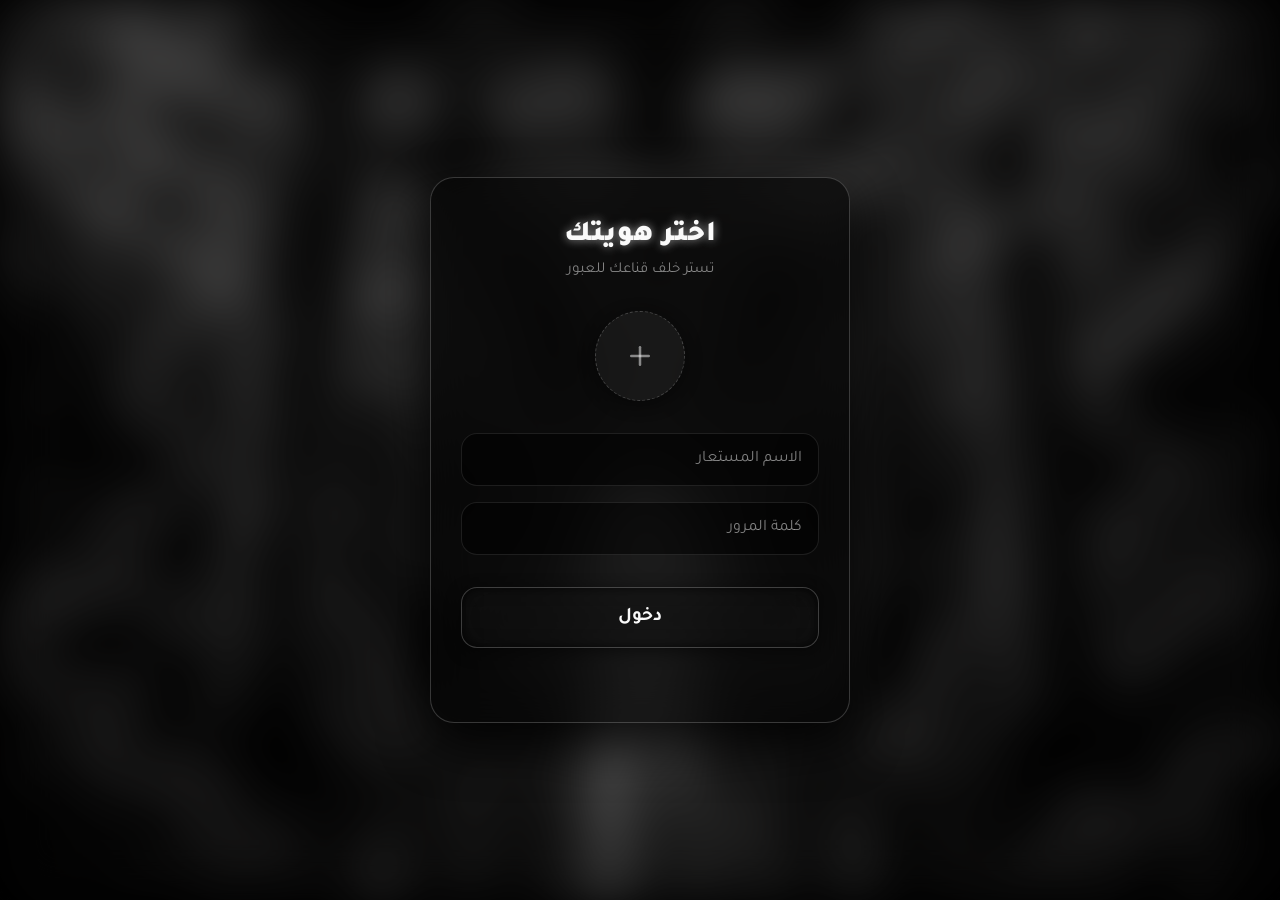
<file: index.html>
<!DOCTYPE html>
<html lang="ar" dir="rtl">
<head>
    <meta charset="UTF-8">
    <meta name="viewport" content="width=device-width, initial-scale=1.0">
    <title>Echo Masks - Login</title>
    <link href="https://fonts.googleapis.com/css2?family=Tajawal:wght@400;700;900&display=swap" rel="stylesheet">
    <link rel="stylesheet" href="login-style.css">
</head>
<body>

    <div class="bg-blur"></div>

    <main class="login-box" id="loginBox">
        
        <div class="header-text">
            <h2>اختر هويتك</h2>
            <p>تستر خلف قناعك للعبور</p>
        </div>

        <div class="avatar-section">
            <div class="main-avatar" id="mainAvatarBtn">
                <svg viewBox="0 0 24 24" class="add-icon" id="addIcon">
                    <line x1="12" y1="5" x2="12" y2="19" stroke="currentColor" stroke-width="2" stroke-linecap="round"/>
                    <line x1="5" y1="12" x2="19" y2="12" stroke="currentColor" stroke-width="2" stroke-linecap="round"/>
                </svg>
            </div>

            <div class="masks-popup" id="masksPopup">
                
                <div class="mask-option" data-mask="fox">
                    <svg viewBox="0 0 64 64" class="mask-svg">
                        <path d="M32 58L12 40V20l10-14 10 10 10-10 10 14v20L32 58z" fill="none" stroke="currentColor" stroke-width="3" stroke-linejoin="round"/>
                        <path d="M22 30c0-4 4-6 6-4s2 6-6 4zM42 30c0-4-4-6-6-4s-2 6 6 4z" fill="none" stroke="currentColor" stroke-width="2"/>
                        <path d="M32 44v8" stroke="currentColor" stroke-width="3" stroke-linecap="round"/>
                        <path d="M12 20c8 5 12 5 20 5s12 0 20-5" fill="none" stroke="currentColor" stroke-width="2"/>
                    </svg>
                </div>
                
                <div class="mask-option" data-mask="wolf">
                    <svg viewBox="0 0 64 64" class="mask-svg">
                        <path d="M32 60l-12-16-10-4V20l6-12 16 12 16-12 6 12v20l-10 4L32 60z" fill="none" stroke="currentColor" stroke-width="3" stroke-linejoin="round"/>
                        <path d="M18 28l6 4-2-6zM46 28l-6 4 2-6z" fill="none" stroke="currentColor" stroke-width="2" stroke-linejoin="round"/>
                        <path d="M32 42v10l-4-4h8l-4 4z" fill="none" stroke="currentColor" stroke-width="2" stroke-linejoin="round"/>
                        <path d="M32 20v15" stroke="currentColor" stroke-width="2" stroke-linecap="round"/>
                    </svg>
                </div>
                
                <div class="mask-option" data-mask="lion">
                    <svg viewBox="0 0 64 64" class="mask-svg">
                        <path d="M32 60c-15 0-24-10-24-25V15l10-5 14-6 14 6 10 5v20C56 50 47 60 32 60z" fill="none" stroke="currentColor" stroke-width="3" stroke-linejoin="round"/>
                        <circle cx="24" cy="30" r="4" fill="none" stroke="currentColor" stroke-width="2"/>
                        <circle cx="40" cy="30" r="4" fill="none" stroke="currentColor" stroke-width="2"/>
                        <path d="M32 40l-5 8h10z" fill="none" stroke="currentColor" stroke-width="2" stroke-linejoin="round"/>
                        <path d="M8 25c0 0-6 5-4 15s8 10 8 10M56 25c0 0 6 5 4 15s-8 10-8 10" fill="none" stroke="currentColor" stroke-width="3" stroke-linecap="round"/>
                    </svg>
                </div>

            </div>
        </div>

        <div class="inputs-container">
            <div class="input-group">
                <input type="text" id="playerName" placeholder="الاسم المستعار" autocomplete="off">
            </div>
            <div class="input-group">
                <input type="password" id="playerPassword" placeholder="كلمة المرور">
            </div>
        </div>

        <button class="login-btn" id="loginBtn">دخول</button>
        
        <p id="errorMsg" class="error-msg">الرجاء اختيار قناع وإدخال الاسم.</p>
    </main>

    <div class="welcome-message" id="welcomeMessage"></div>

    <script src="login-script.js"></script>
</body>
</html>
</file>
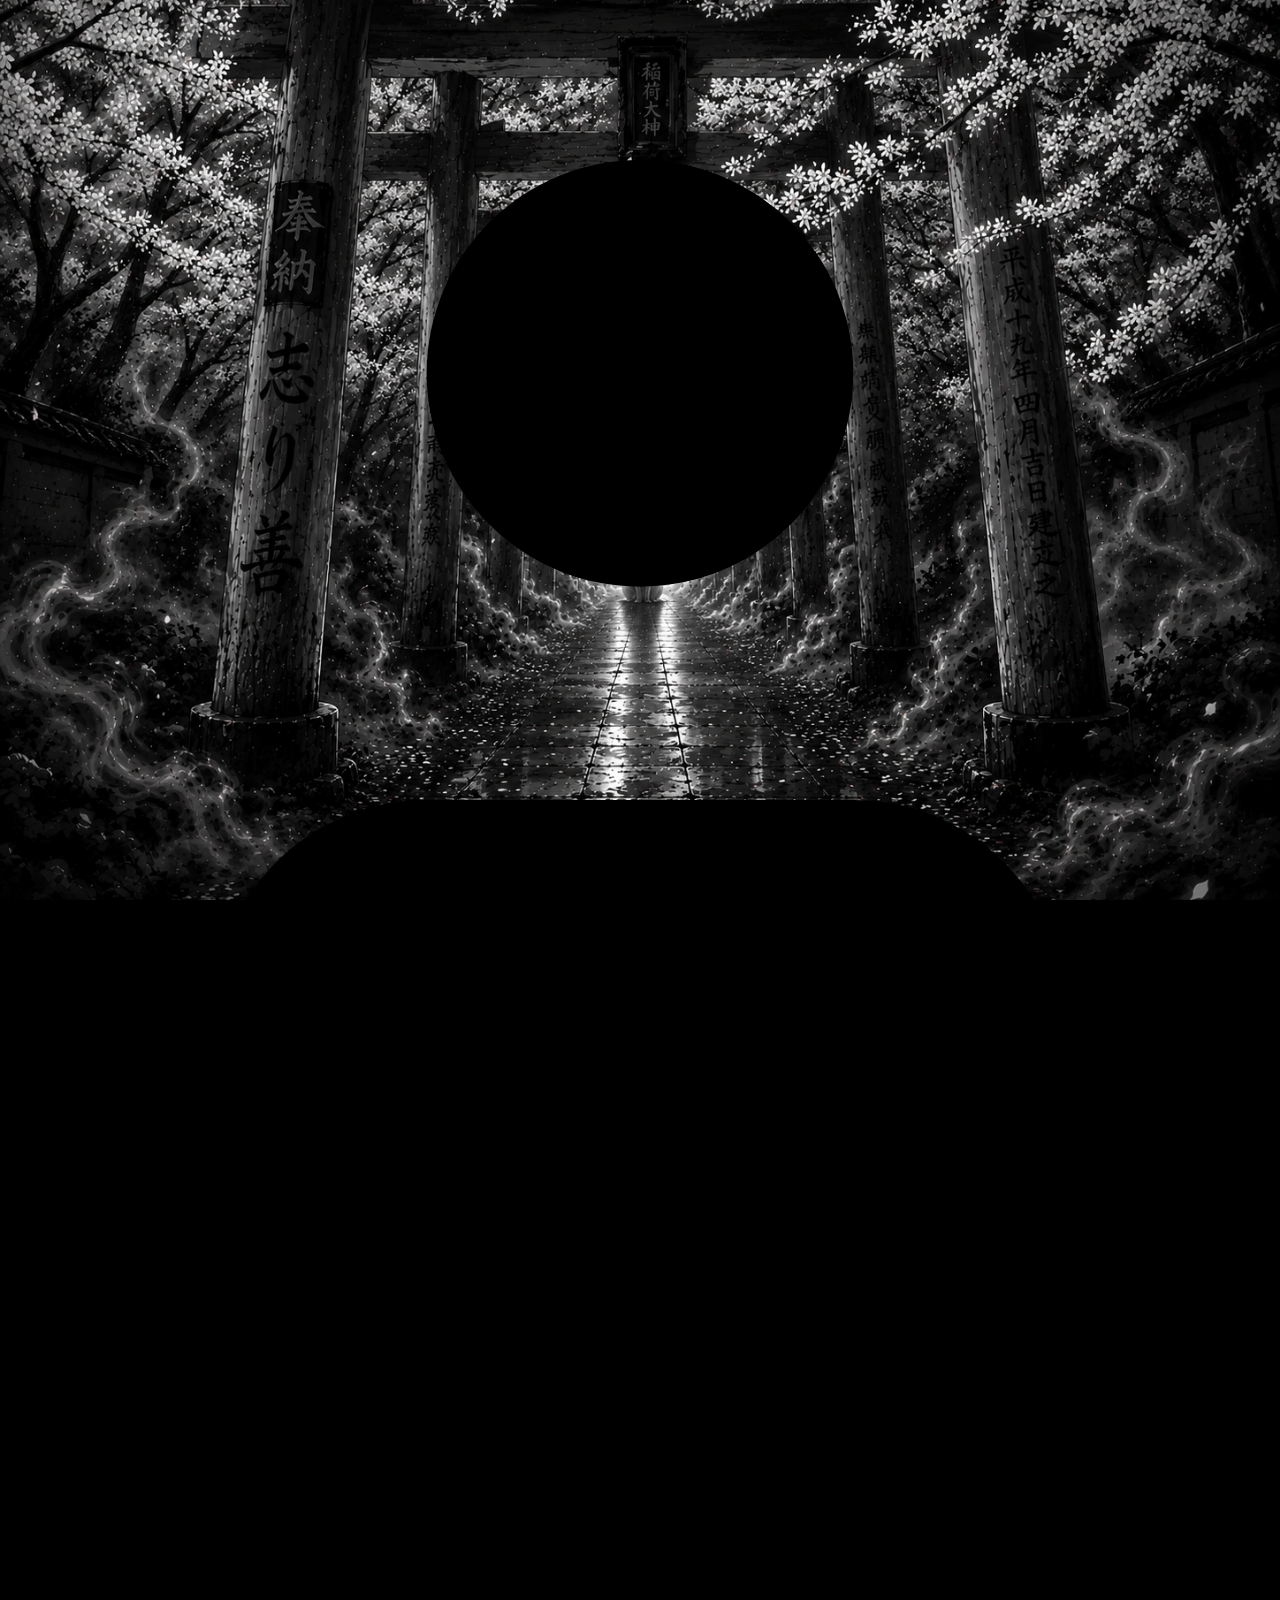
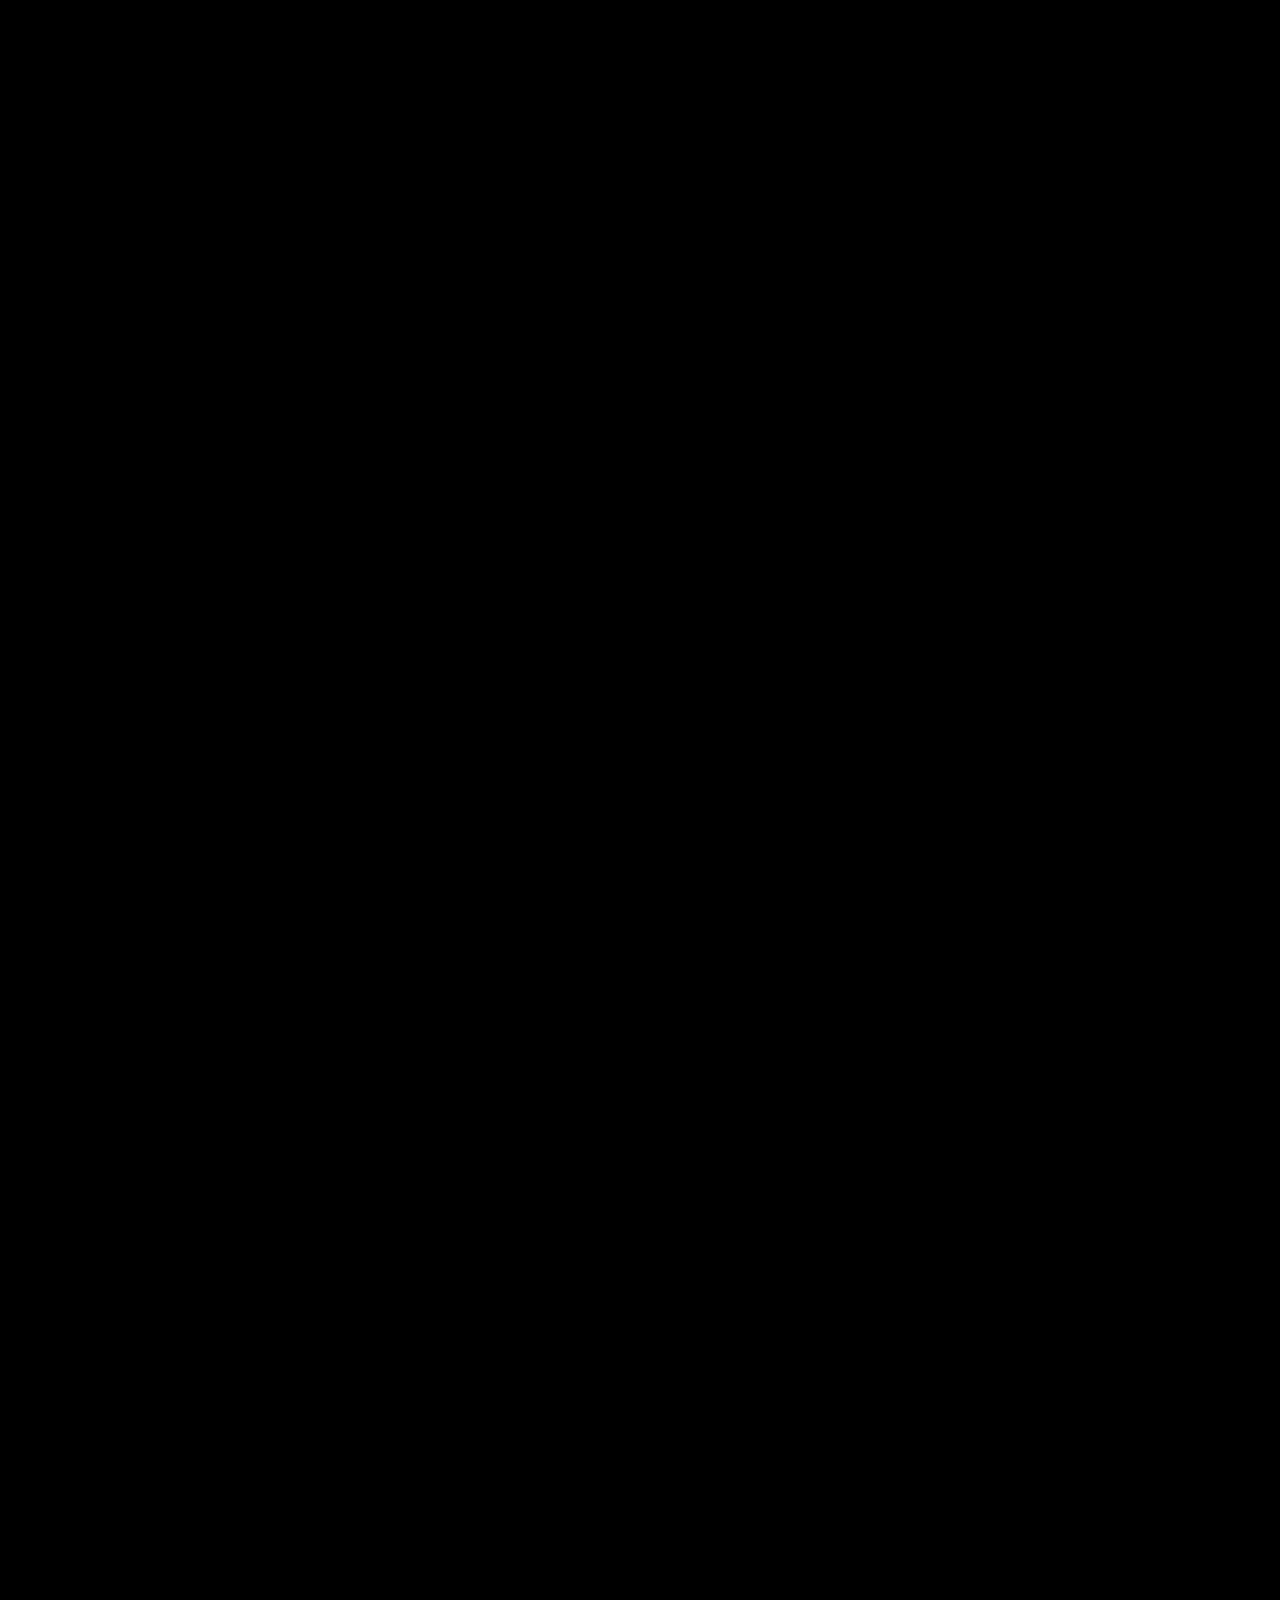
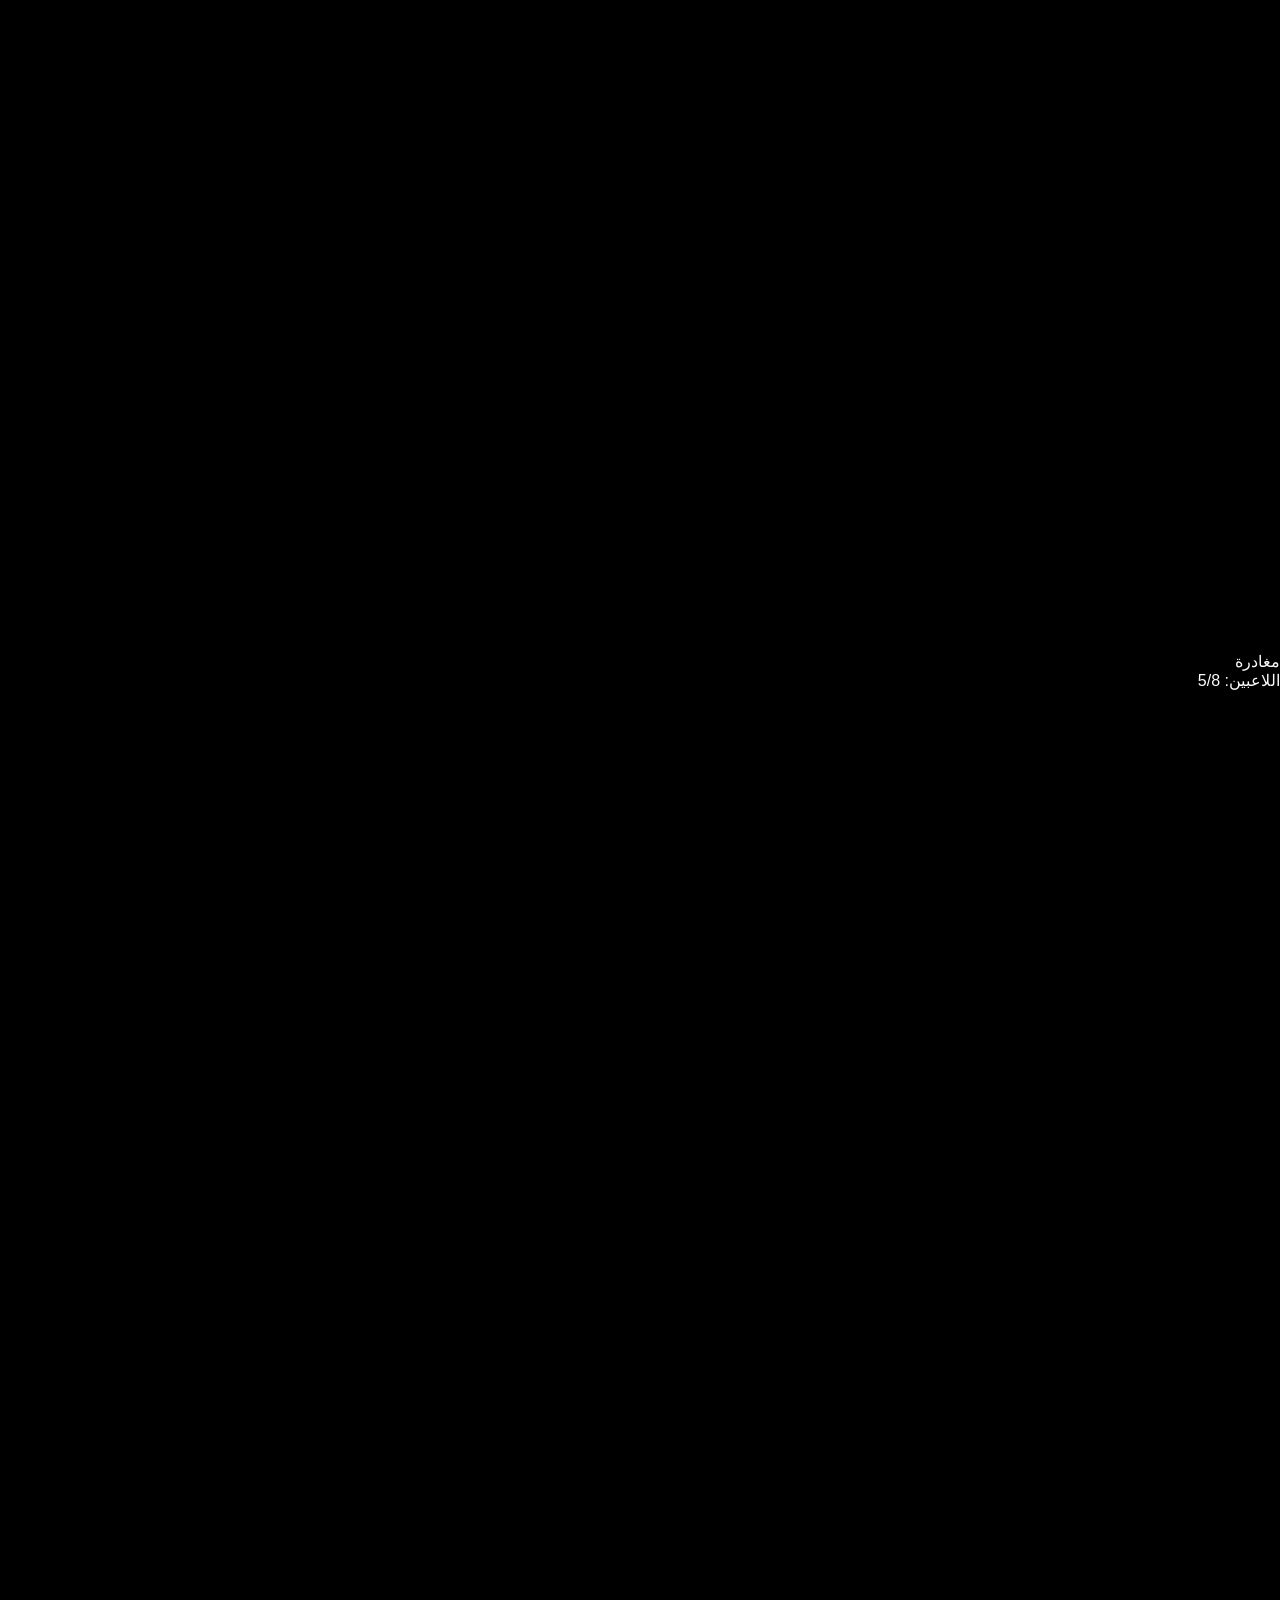
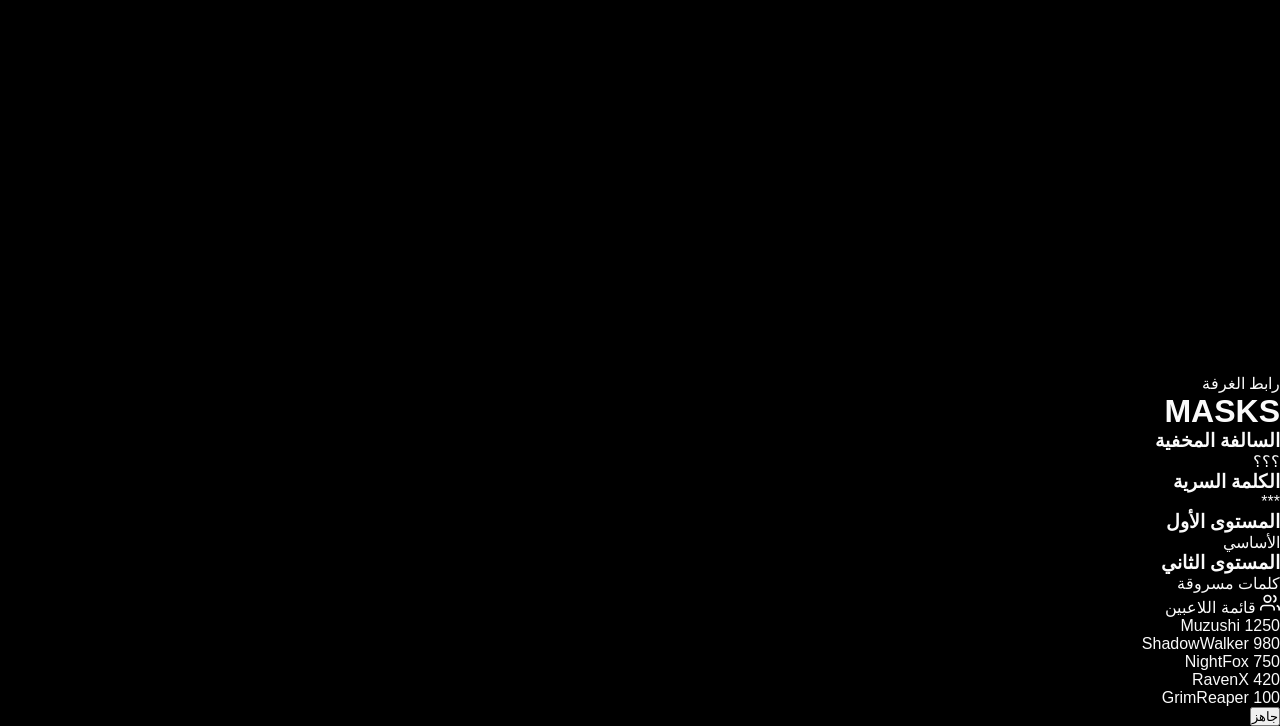
<file: lobby.html>
<!DOCTYPE html>
<html lang="ar" dir="rtl">
<head>
    <meta charset="UTF-8">
    <meta name="viewport" content="width=device-width, initial-scale=1.0">
    <title>MASKS - Grimdark Bento UI</title>
    
    <link rel="stylesheet" href="style.css">
</head>
<body>

    <div class="layout-wrapper">
        
        <nav class="left-sidebar glass-panel">
            <div class="nav-icon">
                <svg viewBox="0 0 24 24"><path d="M20 21v-2a4 4 0 0 0-4-4H8a4 4 0 0 0-4 4v2"></path><circle cx="12" cy="7" r="4"></circle></svg>
            </div>
            <div class="nav-icon active">
                <svg viewBox="0 0 24 24"><path d="M3 9l9-7 9 7v11a2 2 0 0 1-2 2H5a2 2 0 0 1-2-2z"></path><polyline points="9 22 9 12 15 12 15 22"></polyline></svg>
            </div>
            <div class="nav-icon">
                <svg viewBox="0 0 24 24"><circle cx="12" cy="12" r="3"></circle><path d="M19.4 15a1.65 1.65 0 0 0 .33 1.82l.06.06a2 2 0 0 1 0 2.83 2 2 0 0 1-2.83 0l-.06-.06a1.65 1.65 0 0 0-1.82-.33 1.65 1.65 0 0 0-1 1.51V21a2 2 0 0 1-2 2 2 2 0 0 1-2-2v-.09A1.65 1.65 0 0 0 9 19.4a1.65 1.65 0 0 0-1.82.33l-.06.06a2 2 0 0 1-2.83 0 2 2 0 0 1 0-2.83l.06-.06a1.65 1.65 0 0 0 .33-1.82 1.65 1.65 0 0 0-1.51-1H3a2 2 0 0 1-2-2 2 2 0 0 1 2-2h.09A1.65 1.65 0 0 0 4.6 9a1.65 1.65 0 0 0-.33-1.82l-.06-.06a2 2 0 0 1 0-2.83 2 2 0 0 1 2.83 0l.06.06a1.65 1.65 0 0 0 1.82.33H9a1.65 1.65 0 0 0 1-1.51V3a2 2 0 0 1 2-2 2 2 0 0 1 2 2v.09a1.65 1.65 0 0 0 1 1.51 1.65 1.65 0 0 0 1.82-.33l.06-.06a2 2 0 0 1 2.83 0 2 2 0 0 1 0 2.83l-.06.06a1.65 1.65 0 0 0-.33 1.82V9a1.65 1.65 0 0 0 1.51 1H21a2 2 0 0 1 2 2 2 2 0 0 1-2 2h-.09a1.65 1.65 0 0 0-1.51 1z"></path></svg>
            </div>
        </nav>

        <main class="center-column">
            
            <div class="top-pills">
                <div class="pill glass-panel pill-leave">مغادرة</div>
                <div class="pill glass-panel">اللاعبين: 5/8</div>
                <div class="pill glass-panel pill-copy">
                    <svg viewBox="0 0 24 24"><rect x="9" y="9" width="13" height="13" rx="2" ry="2"></rect><path d="M5 15H4a2 2 0 0 1-2-2V4a2 2 0 0 1 2-2h9a2 2 0 0 1 2 2v1"></path></svg>
                    رابط الغرفة
                </div>
            </div>

            <div class="hero-area glass-panel">
                <h1 class="hero-title">MASKS</h1>
                
                <div class="hero-info-card">
                    <div class="info-col">
                        <h3>السالفة المخفية</h3>
                        <p>؟؟؟</p>
                    </div>
                    <div class="info-col">
                        <h3>الكلمة السرية</h3>
                        <p>***</p>
                    </div>
                </div>
            </div>

            <div class="bottom-widgets">
                <div class="widget glass-panel">
                    <h3>المستوى الأول</h3>
                    <p>الأساسي</p>
                </div>
                <div class="widget glass-panel">
                    <h3>المستوى الثاني</h3>
                    <p>كلمات مسروقة</p>
                </div>
            </div>

        </main>

        <aside class="right-sidebar">
            
            <div class="leaderboard-card glass-panel">
                <div class="leaderboard-title">
                    <svg style="width:20px;height:20px;fill:none;stroke:currentColor;stroke-width:2" viewBox="0 0 24 24"><path d="M17 21v-2a4 4 0 0 0-4-4H5a4 4 0 0 0-4 4v2"></path><circle cx="9" cy="7" r="4"></circle><path d="M23 21v-2a4 4 0 0 0-3-3.87"></path><path d="M16 3.13a4 4 0 0 1 0 7.75"></path></svg>
                    قائمة اللاعبين
                </div>
                
                <ul class="player-list">
                    <li class="player-item top-player">
                        <span class="player-name">Muzushi</span>
                        <span class="player-score">1250</span>
                    </li>
                    <li class="player-item">
                        <span class="player-name">ShadowWalker</span>
                        <span class="player-score">980</span>
                    </li>
                    <li class="player-item">
                        <span class="player-name">NightFox</span>
                        <span class="player-score">750</span>
                    </li>
                    <li class="player-item">
                        <span class="player-name">RavenX</span>
                        <span class="player-score">420</span>
                    </li>
                    <li class="player-item">
                        <span class="player-name">GrimReaper</span>
                        <span class="player-score">100</span>
                    </li>
                </ul>
            </div>

            <div class="ready-action-card glass-panel">
                <button class="btn-ready">جاهز</button>
            </div>

        </aside>

    </div>

    <script>
        document.addEventListener('DOMContentLoaded', () => {
            const navIcons = document.querySelectorAll('.nav-icon');

            navIcons.forEach(icon => {
                icon.addEventListener('click', function() {
                    navIcons.forEach(nav => nav.classList.remove('active'));
                    this.classList.add('active');
                });
            });
        });
    </script>
</body>
</html>
</file>
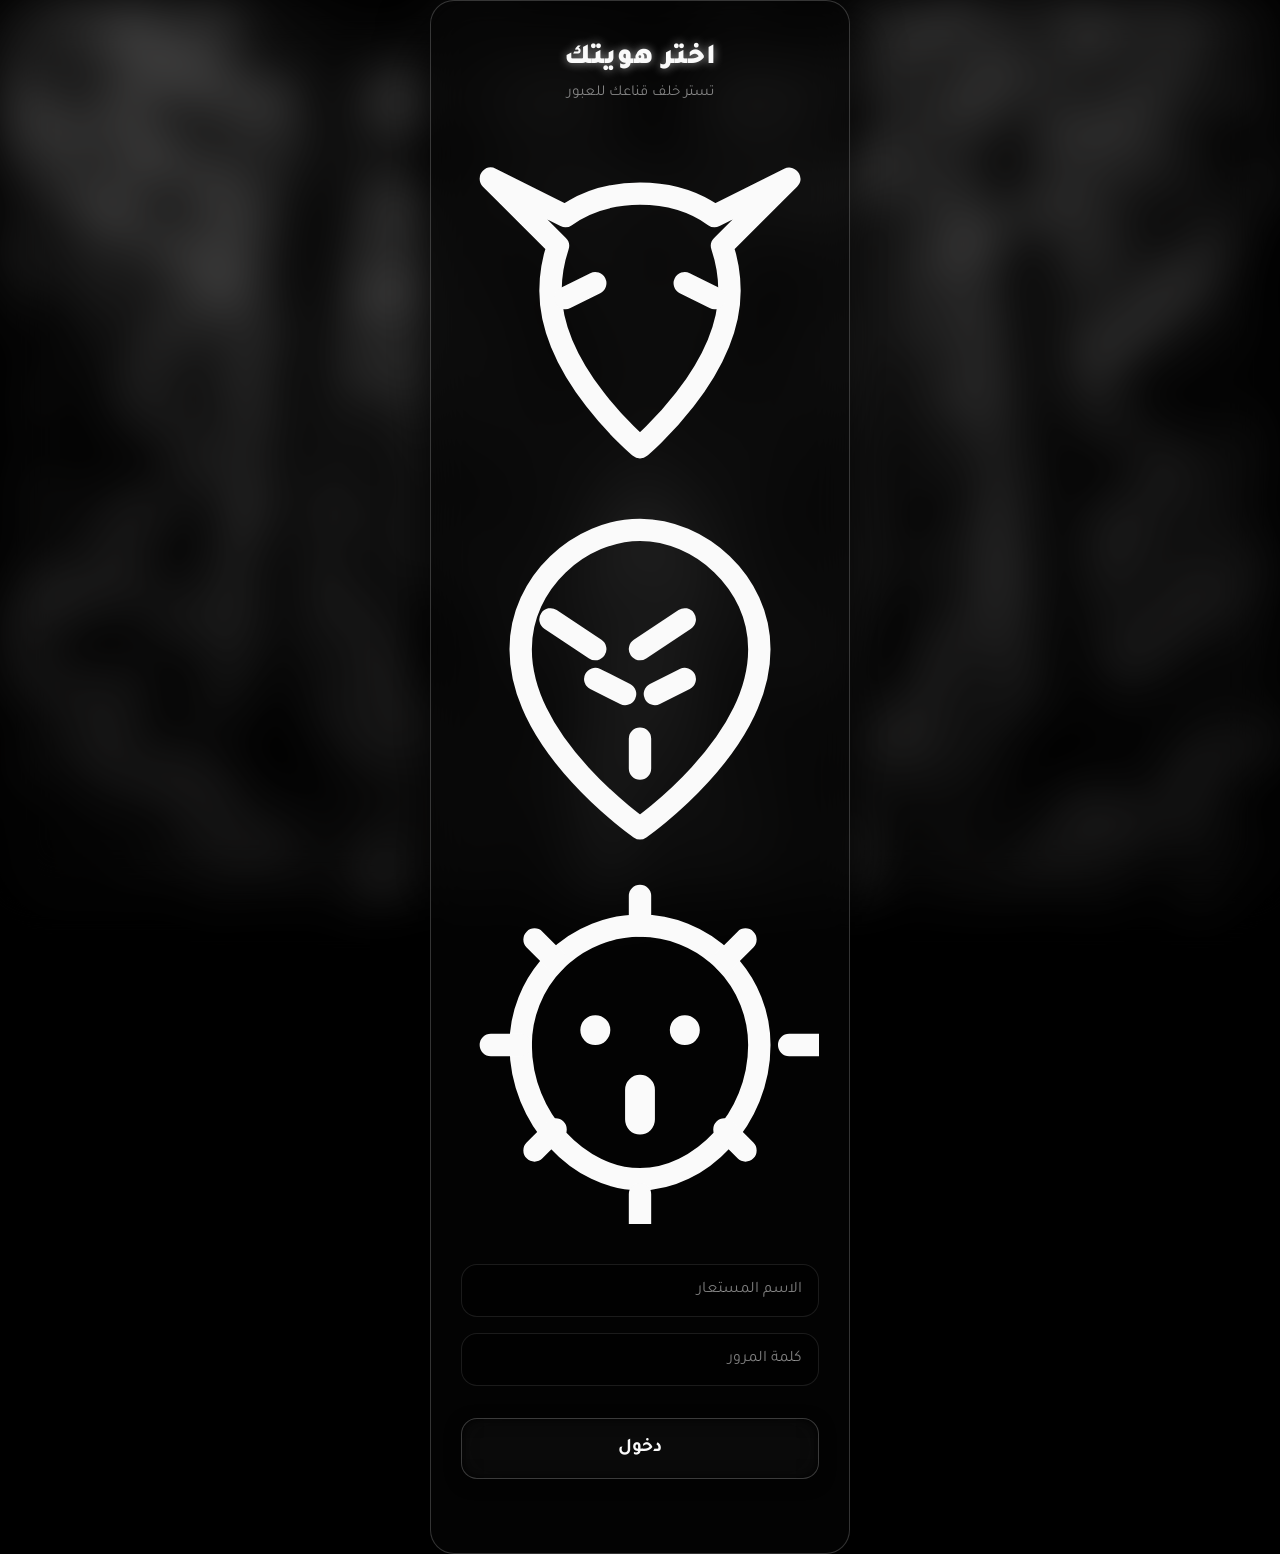
<file: login.html>
<!DOCTYPE html>
<html lang="ar" dir="rtl">
<head>
    <meta charset="UTF-8">
    <meta name="viewport" content="width=device-width, initial-scale=1.0">
    <title>Echo Masks - Login</title>
    <link href="https://fonts.googleapis.com/css2?family=Tajawal:wght@400;700;900&display=swap" rel="stylesheet">
    <link rel="stylesheet" href="login-style.css">
</head>
<body>

    <div class="bg-blur"></div>

    <main class="login-box" id="loginBox">
        
        <div class="header-text">
            <h2>اختر هويتك</h2>
            <p>تستر خلف قناعك للعبور</p>
        </div>

        <div class="masks-container">
            <div class="mask-circle" data-mask="fox">
                <svg viewBox="0 0 24 24" class="mask-icon">
                    <path d="M22 3l-4.5 4.5c.3.9.5 1.9.5 3 0 5.5-6 10.5-6 10.5S6 16 6 10.5c0-1.1.2-2.1.5-3L2 3l5 2.5c1.4-1 3.1-1.5 5-1.5s3.6.5 5 1.5L22 3z" fill="none" stroke="currentColor" stroke-width="1.5" stroke-linejoin="round"/>
                    <path d="M9 10l-2 1m8-1l2 1" stroke="currentColor" stroke-width="1.5" stroke-linecap="round"/>
                </svg>
            </div>
            
            <div class="mask-circle" data-mask="wolf">
                <svg viewBox="0 0 24 24" class="mask-icon">
                    <path d="M12 22s-8-5.5-8-12C4 5.5 8 2 12 2s8 3.5 8 8c0 6.5-8 12-8 12z" fill="none" stroke="currentColor" stroke-width="1.5" stroke-linejoin="round"/>
                    <path d="M12 16v2m-3-6l2 1m4-1l-2 1M6 8l3 2m6-2l-3 2" stroke="currentColor" stroke-width="1.5" stroke-linecap="round"/>
                </svg>
            </div>
            
            <div class="mask-circle" data-mask="lion">
                <svg viewBox="0 0 24 24" class="mask-icon">
                    <path d="M12 4a8 8 0 00-8 8c0 5 4 9 8 9s8-4 8-9a8 8 0 00-8-8z" fill="none" stroke="currentColor" stroke-width="1.5" stroke-linejoin="round"/>
                    <path d="M12 2v2m0 18v2M4.93 4.93l1.41 1.41m11.32 11.32l1.41 1.41M2 12h2m18 0h2M4.93 19.07l1.41-1.41m11.32-11.32l1.41-1.41" stroke="currentColor" stroke-width="1.5" stroke-linecap="round"/>
                    <path d="M9 11h.01M15 11h.01M12 15v2" stroke="currentColor" stroke-width="2" stroke-linecap="round"/>
                </svg>
            </div>
        </div>

        <div class="inputs-container">
            <div class="input-group">
                <input type="text" id="playerName" placeholder="الاسم المستعار" autocomplete="off">
            </div>
            <div class="input-group">
                <input type="password" id="playerPassword" placeholder="كلمة المرور">
            </div>
        </div>

        <button class="login-btn" id="loginBtn">دخول</button>
        
        <p id="errorMsg" class="error-msg">الرجاء اختيار قناع وإدخال الاسم.</p>
    </main>

    <div class="welcome-message" id="welcomeMessage"></div>

    <script src="login-script.js"></script>
</body>
</html>
</file>
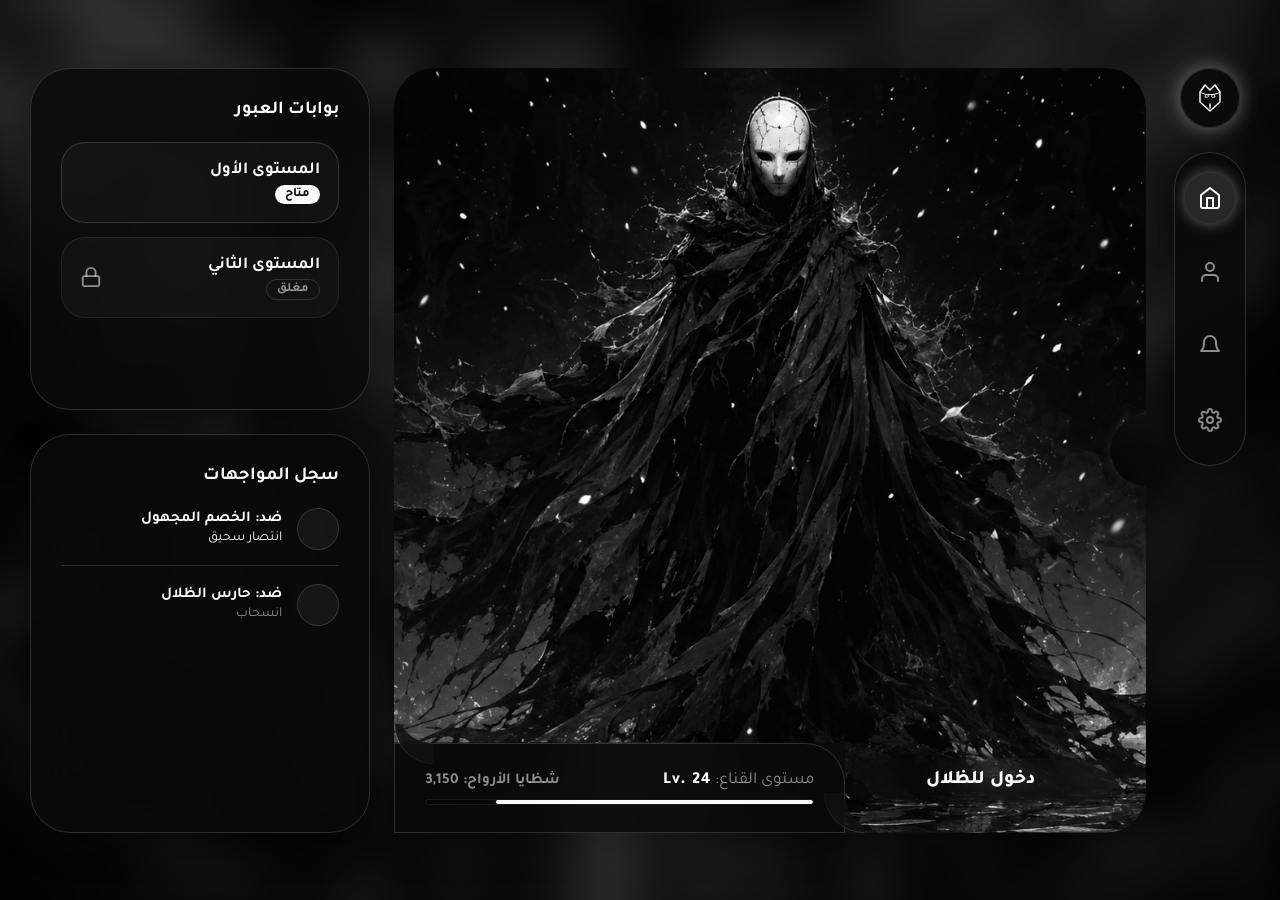
<file: Rooms.html>
<!DOCTYPE html>
<html lang="ar" dir="rtl">
<head>
    <meta charset="UTF-8">
    <meta name="viewport" content="width=device-width, initial-scale=1.0">
    <title>Echo Masks - Dashboard</title>
    <link href="https://fonts.googleapis.com/css2?family=Tajawal:wght@400;500;700;800&display=swap" rel="stylesheet">
    <link rel="stylesheet" href="Rooms.css">
</head>
<body>

    <div class="bg-blur"></div>

    <div class="dashboard-wrapper">
        <div class="organic-grid">
            
            <aside class="col-right-sidebar">
                <div class="avatar-circle glass-panel" id="playerAvatarContainer">
                    <svg viewBox="0 0 64 64" class="avatar-svg" id="currentAvatarMask">
                        <path d="M32 58L12 40V20l10-14 10 10 10-10 10 14v20L32 58z" fill="none" stroke="currentColor" stroke-width="3" stroke-linejoin="round"/>
                        <path d="M22 30c0-4 4-6 6-4s2 6-6 4zM42 30c0-4-4-6-6-4s-2 6 6 4z" fill="none" stroke="currentColor" stroke-width="2"/>
                        <path d="M32 44v8" stroke="currentColor" stroke-width="3" stroke-linecap="round"/>
                        <path d="M12 20c8 5 12 5 20 5s12 0 20-5" fill="none" stroke="currentColor" stroke-width="2"/>
                    </svg>
                </div>
                
                <div class="nav-capsule glass-panel">
                    <div class="nav-icon active"><svg viewBox="0 0 24 24"><path d="M3 9l9-7 9 7v11a2 2 0 0 1-2 2H5a2 2 0 0 1-2-2z" fill="none" stroke="currentColor" stroke-width="2" stroke-linejoin="round"/><polyline points="9 22 9 12 15 12 15 22" fill="none" stroke="currentColor" stroke-width="2" stroke-linejoin="round"/></svg></div>
                    <div class="nav-icon"><svg viewBox="0 0 24 24"><path d="M20 21v-2a4 4 0 0 0-4-4H8a4 4 0 0 0-4 4v2" fill="none" stroke="currentColor" stroke-width="2" stroke-linecap="round" stroke-linejoin="round"/><circle cx="12" cy="7" r="4" fill="none" stroke="currentColor" stroke-width="2" stroke-linecap="round" stroke-linejoin="round"/></svg></div>
                    <div class="nav-icon"><svg viewBox="0 0 24 24"><path d="M18 8A6 6 0 0 0 6 8c0 7-3 9-3 9h18s-3-2-3-9" fill="none" stroke="currentColor" stroke-width="2" stroke-linecap="round" stroke-linejoin="round"/></svg></div>
                    
                    <div class="nav-icon" id="settingsNavIcon">
                        <svg viewBox="0 0 24 24"><circle cx="12" cy="12" r="3" fill="none" stroke="currentColor" stroke-width="2"/><path d="M19.4 15a1.65 1.65 0 0 0 .33 1.82l.06.06a2 2 0 0 1 0 2.83 2 2 0 0 1-2.83 0l-.06-.06a1.65 1.65 0 0 0-1.82-.33 1.65 1.65 0 0 0-1 1.51V21a2 2 0 0 1-2 2 2 2 0 0 1-2-2v-.09A1.65 1.65 0 0 0 9 19.4a1.65 1.65 0 0 0-1.82.33l-.06.06a2 2 0 0 1-2.83 0 2 2 0 0 1 0-2.83l.06-.06a1.65 1.65 0 0 0 .33-1.82 1.65 1.65 0 0 0-1.51-1H3a2 2 0 0 1-2-2 2 2 0 0 1 2-2h.09A1.65 1.65 0 0 0 4.6 9a1.65 1.65 0 0 0-.33-1.82l-.06-.06a2 2 0 0 1 0-2.83 2 2 0 0 1 2.83 0l.06.06a1.65 1.65 0 0 0 1.82.33H9a1.65 1.65 0 0 0 1-1.51V3a2 2 0 0 1 2-2 2 2 0 0 1 2 2v.09a1.65 1.65 0 0 0 1 1.51 1.65 1.65 0 0 0 1.82-.33l.06-.06a2 2 0 0 1 2.83 0 2 2 0 0 1 0 2.83l-.06.06a1.65 1.65 0 0 0-.33 1.82V9a1.65 1.65 0 0 0 1.51 1H21a2 2 0 0 1 2 2 2 2 0 0 1-2 2h-.09a1.65 1.65 0 0 0-1.51 1z" fill="none" stroke="currentColor" stroke-width="2" stroke-linecap="round" stroke-linejoin="round"/></svg>
                        
                        <div class="settings-popover glass-panel" id="settingsPopover">
                            <h4 class="popover-title">إعدادات الواجهة</h4>
                            <div class="setting-row">
                                <span class="setting-label">مضيء كريستالي</span>
                                <label class="theme-switch">
                                    <input type="checkbox" id="themeToggleCheckbox">
                                    <span class="slider round"></span>
                                </label>
                            </div>
                        </div>
                    </div>
                </div>
            </aside>

            <main class="col-center-main">
                <div class="entity-showcase" id="entityShowcase">
                    
                    <button class="snow-glow-btn">دخول للظلال</button>

                    <div class="protrusion-arrow-box">
                        <button class="icon-btn protruding-arrow"><svg viewBox="0 0 24 24"><path d="M5 12h14M5 12l7-7M5 12l7 7" fill="none" stroke="currentColor" stroke-width="2" stroke-linecap="round" stroke-linejoin="round"/></svg></button>
                    </div>

                </div>

                <div class="stats-box glass-panel">
                    <div class="curve-filler-top"></div>
                    <div class="curve-filler-right"></div>
                    
                    <div class="stats-header">
                        <span class="stats-title">مستوى القناع: <strong id="maskLevelText"></strong></span>
                        <span class="stats-fragments" id="soulFragmentsText"></span>
                    </div>
                    <div class="progress-track">
                        <div class="progress-fill" id="resonanceProgressFill"></div>
                    </div>
                </div>
            </main>

            <aside class="col-left-stacked">
                <div class="bento-card glass-panel gates-card">
                    <div class="card-header">
                        <h3>بوابات العبور</h3>
                    </div>
                    <div class="levels-container">
                        <div class="level-item active-level">
                            <div class="level-info">
                                <h4>المستوى الأول</h4>
                                <span class="status-badge">متاح</span>
                            </div>
                        </div>
                        <div class="level-item locked-level">
                            <div class="level-info">
                                <h4>المستوى الثاني</h4>
                                <span class="status-badge locked">مغلق</span>
                            </div>
                            <svg class="lock-icon" viewBox="0 0 24 24"><rect x="3" y="11" width="18" height="11" rx="2" ry="2" fill="none" stroke="currentColor" stroke-width="2"/><path d="M7 11V7a5 5 0 0 1 10 0v4" fill="none" stroke="currentColor" stroke-width="2" stroke-linecap="round"/></svg>
                        </div>
                    </div>
                </div>

                <div class="bento-card glass-panel history-card">
                    <div class="card-header">
                        <h3>سجل المواجهات</h3>
                    </div>
                    <div class="history-list" id="matchHistoryContainer">
                        <div class="history-item">
                            <div class="history-avatar"></div>
                            <div class="history-details">
                                <h4 class="history-name" id="historyName1"></h4>
                                <p class="history-result" id="historyResult1"></p>
                            </div>
                        </div>
                        <div class="history-item">
                            <div class="history-avatar"></div>
                            <div class="history-details">
                                <h4 class="history-name" id="historyName2"></h4>
                                <p class="history-result" id="historyResult2"></p>
                            </div>
                        </div>
                    </div>
                </div>
            </aside>

        </div>
    </div>

    <script src="Rooms.js"></script>
</body>
</html>
</file>
<file: login-style.css>
:root {
    /* الألوان الثلجية المطلوبة */
    --snow-white: #FAFAFA;
    --snow-glow: rgba(250, 250, 250, 0.6);
    --glass-bg: rgba(5, 5, 5, 0.65);
    --glass-border: rgba(250, 250, 250, 0.2);
    --text-pure: #FAFAFA;
    --text-muted: rgba(250, 250, 250, 0.5);
    --font-main: 'Tajawal', sans-serif;
}

* {
    box-sizing: border-box;
    margin: 0;
    padding: 0;
}

body {
    font-family: var(--font-main);
    background-color: #000;
    color: var(--text-pure);
    min-height: 100vh;
    display: flex;
    justify-content: center;
    align-items: center;
    overflow: hidden;
}

.bg-blur {
    position: fixed;
    top: -30px; left: -30px; right: -30px; bottom: -30px;
    background-image: url('BackGround(4).png');
    background-size: cover;
    background-position: center;
    background-attachment: fixed;
    filter: blur(25px) brightness(0.5);
    z-index: -1;
}

.login-box {
    background: var(--glass-bg);
    backdrop-filter: blur(20px);
    -webkit-backdrop-filter: blur(20px);
    border: 1px solid var(--glass-border);
    border-radius: 24px;
    padding: 40px 30px;
    width: 90%;
    max-width: 420px;
    display: flex;
    flex-direction: column;
    gap: 32px;
    box-shadow: 0 20px 50px rgba(0, 0, 0, 0.8);
    transition: opacity 1s ease, transform 1s ease;
}

.login-box.fade-out {
    opacity: 0;
    transform: scale(0.95);
    pointer-events: none; 
}

.header-text { text-align: center; }
.header-text h2 { font-size: 1.8rem; font-weight: 900; margin-bottom: 8px; letter-spacing: 1px; color: var(--snow-white); text-shadow: 0 0 10px var(--snow-glow); }
.header-text p { font-size: 0.95rem; color: var(--text-muted); }

/* ================= قسم الأفتار والنافذة المنبثقة ================= */
.avatar-section {
    position: relative;
    display: flex;
    justify-content: center;
    align-items: center;
    flex-direction: column;
}

.main-avatar {
    width: 90px;
    height: 90px;
    border-radius: 50%;
    background: rgba(250, 250, 250, 0.05);
    border: 1px dashed var(--glass-border);
    display: flex;
    justify-content: center;
    align-items: center;
    cursor: pointer;
    transition: all 0.3s ease;
    box-shadow: 0 4px 15px rgba(0,0,0,0.5);
}

.main-avatar:hover {
    background: rgba(250, 250, 250, 0.1);
    border-color: var(--snow-white);
    border-style: solid;
    box-shadow: 0 0 20px var(--snow-glow);
}

.main-avatar.has-mask {
    border-style: solid;
    border-color: var(--snow-white);
    box-shadow: 0 0 20px var(--snow-glow), inset 0 0 10px var(--snow-glow);
}

.add-icon {
    width: 30px;
    height: 30px;
    color: var(--text-muted);
}

.main-avatar:hover .add-icon {
    color: var(--snow-white);
}

/* القائمة المنبثقة */
.masks-popup {
    position: absolute;
    top: 105px;
    background: rgba(15, 15, 15, 0.85);
    backdrop-filter: blur(25px);
    -webkit-backdrop-filter: blur(25px);
    border: 1px solid var(--glass-border);
    border-radius: 20px;
    padding: 15px;
    display: flex;
    gap: 15px;
    box-shadow: 0 10px 30px rgba(0, 0, 0, 0.9);
    opacity: 0;
    visibility: hidden;
    transform: translateY(-10px);
    transition: all 0.3s ease;
    z-index: 10;
}

.masks-popup.show {
    opacity: 1;
    visibility: visible;
    transform: translateY(0);
}

.mask-option {
    width: 60px;
    height: 60px;
    border-radius: 50%;
    background: rgba(250, 250, 250, 0.05);
    border: 1px solid transparent;
    display: flex;
    justify-content: center;
    align-items: center;
    cursor: pointer;
    transition: all 0.3s ease;
}

.mask-svg {
    width: 35px;
    height: 35px;
    color: var(--text-muted);
    transition: color 0.3s ease;
}

.mask-option:hover {
    background: rgba(250, 250, 250, 0.15);
    border-color: var(--snow-white);
    box-shadow: 0 0 15px var(--snow-glow);
}

.mask-option:hover .mask-svg {
    color: var(--snow-white);
}

/* ================= حقول الإدخال ================= */
.inputs-container {
    display: flex;
    flex-direction: column;
    gap: 16px;
}

.input-group input {
    width: 100%;
    padding: 16px;
    background: rgba(0, 0, 0, 0.5);
    border: 1px solid rgba(250, 250, 250, 0.1);
    border-radius: 16px;
    color: var(--text-pure);
    font-family: inherit;
    font-size: 1rem;
    transition: all 0.3s ease;
    outline: none;
}

.input-group input::placeholder { color: var(--text-muted); }

.input-group input:focus {
    border-color: var(--snow-white);
    background: rgba(250, 250, 250, 0.05);
    box-shadow: 0 0 10px rgba(250, 250, 250, 0.2);
}

/* ================= زر الدخول الزجاجي الغائر ================= */
.login-btn {
    width: 100%;
    padding: 18px;
    border: 1px solid var(--glass-border);
    border-radius: 16px;
    /* شفافية أعلى و بلور أقوى للزر */
    background: rgba(250, 250, 250, 0.03);
    backdrop-filter: blur(25px);
    -webkit-backdrop-filter: blur(25px);
    color: var(--text-pure);
    font-family: inherit;
    font-size: 1.2rem;
    font-weight: 700;
    cursor: pointer;
    transition: all 0.3s ease;
    /* الظل الغائر الأسود المطلوب */
    box-shadow: inset 0 0 15px rgba(0, 0, 0, 0.8), 0 4px 15px rgba(0, 0, 0, 0.5);
}

.login-btn:hover {
    background: rgba(250, 250, 250, 0.1);
    border-color: var(--snow-white);
    /* توهج ثلجي خارجي مع المحافظة على الظل الغائر الداخلي */
    box-shadow: inset 0 0 15px rgba(0, 0, 0, 0.8), 0 0 20px var(--snow-glow);
    text-shadow: 0 0 10px var(--snow-white);
}

/* ================= رسالة الخطأ والترحيب ================= */
.error-msg {
    color: var(--snow-white);
    font-size: 0.85rem;
    text-align: center;
    opacity: 0; 
    transition: opacity 0.3s ease;
    margin-top: -15px;
    text-shadow: 0 0 5px var(--snow-glow);
}

.error-msg.show { opacity: 1; }

.welcome-message {
    position: absolute;
    top: 50%;
    left: 50%;
    transform: translate(-50%, -50%) scale(0.9);
    font-size: 3.5rem;
    font-weight: 900;
    color: var(--snow-white);
    text-shadow: 0 0 20px var(--snow-glow), 0 0 40px rgba(250,250,250,0.8);
    opacity: 0;
    pointer-events: none;
    transition: opacity 1.5s ease, transform 1.5s ease;
    text-align: center;
    width: 100%;
    letter-spacing: 2px;
}

.welcome-message.show {
    opacity: 1;
    transform: translate(-50%, -50%) scale(1);
}

@media (max-width: 768px) {
    .welcome-message { font-size: 2.5rem; }
    .login-box { padding: 30px 20px; }
}
</file>
<file: style.css>
/* ================= المتغيرات الأساسية (الهوية الثلجية) ================= */
:root {
    --snow-white: #FAFAFA;
    --snow-glow: rgba(250, 250, 250, 0.6);
    
    --glass-bg: rgba(10, 10, 10, 0.75);
    --glass-border: rgba(250, 250, 250, 0.15);
    
    --text-primary: #FAFAFA;
    --text-secondary: rgba(250, 250, 250, 0.5);
    
    --font-main: 'Tajawal', sans-serif;
    --radius-large: 32px;
    --radius-medium: 24px;
}

* {
    box-sizing: border-box;
    margin: 0;
    padding: 0;
}

body {
    font-family: var(--font-main);
    background-color: #000000;
    /* تأكد من وضع صورة الخلفية الأحادية الصحيحة هنا */
    background-image: url('BackGround(4).png'); 
    background-size: cover;
    background-position: center;
    background-attachment: fixed;
    color: var(--text-primary);
    min-height: 100vh;
    overflow-x: hidden;
}

/* ================= التخطيط والمحاذاة ================= */
.app-layout {
    display: grid;
    grid-template-columns: 280px 1fr 90px;
    grid-template-rows: auto 1fr;
    grid-template-areas: 
        ". header ."
        "friends main nav";
    gap: 24px;
    padding: 24px;
    max-width: 1600px;
    margin: 0 auto;
    min-height: 100vh;
    align-items: stretch; 
}

.top-header {
    grid-area: header;
    display: flex;
    align-items: center;
    padding-bottom: 10px;
}

.top-header h1 {
    font-size: 2rem;
    font-weight: 700;
    letter-spacing: 1px;
    text-shadow: 0 4px 10px rgba(0,0,0,0.8);
}

/* ================= التأثير الزجاجي الموحد ================= */
.glass-card {
    background: var(--glass-bg);
    backdrop-filter: blur(12px);
    -webkit-backdrop-filter: blur(12px);
    border: 1px solid var(--glass-border);
    border-radius: var(--radius-large);
    box-shadow: 0 16px 40px rgba(0, 0, 0, 0.8);
    transition: transform 0.3s ease, box-shadow 0.3s ease, border-color 0.3s ease;
}

/* التوهج الثلجي عند التمرير */
.glass-card:hover {
    transform: translateY(-4px);
    box-shadow: 0 20px 40px rgba(0, 0, 0, 0.9), 0 0 20px var(--snow-glow);
    border-color: var(--snow-white); 
}

/* ================= الشريط الجانبي ================= */
.sidebar-nav {
    grid-area: nav;
    display: flex;
    flex-direction: column;
    align-items: center;
    justify-content: flex-start;
    padding-top: 40px;
    gap: 32px;
}

.nav-item {
    display: flex;
    justify-content: center;
    align-items: center;
    width: 56px;
    height: 56px;
    border-radius: 50%;
    cursor: pointer;
    color: var(--text-secondary);
    transition: all 0.3s;
}

.nav-item svg {
    width: 28px;
    height: 28px;
    fill: none;
    stroke: currentColor;
    stroke-width: 2;
    stroke-linecap: round;
}

/* الأيقونة النشطة باللون الأبيض الساطع */
.nav-item.active, .nav-item:hover {
    color: var(--text-primary);
    background: rgba(250, 250, 250, 0.15);
    border: 1px solid var(--snow-white);
    box-shadow: 0 0 15px var(--snow-glow);
}

/* ================= منطقة اللعب ================= */
.main-content {
    grid-area: main;
    display: flex;
    flex-direction: column;
    gap: 24px;
}

.levels-grid {
    display: grid;
    grid-template-columns: 1fr 1fr;
    gap: 24px;
}

.level-primary {
    grid-column: span 2;
    min-height: 280px;
    display: flex;
    flex-direction: column;
    justify-content: flex-end;
    padding: 40px;
    position: relative;
    overflow: hidden;
}

.level-primary::before {
    content: '';
    position: absolute;
    top: 0; left: 0; width: 100%; height: 100%;
    background: radial-gradient(circle at top right, rgba(250, 250, 250, 0.1) 0%, transparent 60%);
    pointer-events: none;
}

.level-primary h2 {
    font-size: 2.5rem;
    font-weight: 800;
    margin-bottom: 10px;
    position: relative;
    z-index: 2;
    text-shadow: 0 4px 15px rgba(0,0,0,0.8);
}

.level-badge {
    align-self: flex-start;
    background: rgba(250, 250, 250, 0.1);
    padding: 8px 16px;
    border-radius: 20px;
    font-size: 0.9rem;
    font-weight: 700;
    margin-bottom: auto;
    border: 1px solid var(--glass-border);
}

.level-secondary {
    aspect-ratio: 1 / 1;
    display: flex;
    flex-direction: column;
    justify-content: center;
    align-items: center;
    text-align: center;
    padding: 24px;
}

.level-secondary h3 {
    font-size: 1.8rem;
    font-weight: 700;
    margin-bottom: 12px;
}

.coming-soon {
    background: rgba(0, 0, 0, 0.85); 
}

.coming-soon h3 {
    color: var(--text-secondary);
}

/* آخر لعبة */
.last-game-card {
    display: flex;
    justify-content: space-between;
    align-items: center;
    padding: 30px 40px;
    border-radius: var(--radius-medium);
}

.last-game-info h3 {
    font-size: 1.4rem;
    margin-bottom: 8px;
}

.last-game-info p {
    color: var(--text-secondary);
    font-size: 1.1rem;
}

.game-status {
    background: rgba(250, 250, 250, 0.15);
    padding: 12px 24px;
    border-radius: 16px;
    font-weight: 700;
    border: 1px solid var(--snow-white);
    box-shadow: 0 0 10px var(--snow-glow);
}

/* ================= القائمة اليمنى (الأصدقاء) ================= */
.friends-sidebar {
    grid-area: friends;
    padding: 32px 20px;
    display: flex;
    flex-direction: column;
    gap: 24px;
}

.friends-header {
    display: flex;
    justify-content: space-between;
    align-items: center;
    padding-bottom: 16px;
    border-bottom: 1px solid var(--glass-border);
}

.friends-header h3 {
    font-size: 1.2rem;
    font-weight: 700;
}

.friends-list {
    display: flex;
    flex-direction: column;
    gap: 16px;
    overflow-y: auto;
}

.friend-item {
    display: flex;
    align-items: center;
    gap: 16px;
    padding: 12px;
    border-radius: 16px;
    transition: background 0.2s;
    cursor: pointer;
}

.friend-item:hover {
    background: rgba(250, 250, 250, 0.08);
}

.friend-avatar {
    width: 48px;
    height: 48px;
    border-radius: 50%;
    background: rgba(250, 250, 250, 0.15);
    position: relative;
    border: 1px solid var(--glass-border);
}

/* نقطة الاتصال باللون الأبيض الثلجي */
.online-dot {
    position: absolute;
    bottom: 2px;
    right: 2px;
    width: 12px;
    height: 12px;
    background-color: var(--snow-white);
    border: 2px solid #000;
    border-radius: 50%;
    box-shadow: 0 0 8px var(--snow-glow);
}

.friend-info h4 {
    font-size: 1rem;
    font-weight: 700;
}

.friend-info p {
    font-size: 0.8rem;
    color: var(--text-secondary);
    margin-top: 4px;
}

/* ================= التجاوب (Mobile & Tablet) ================= */
@media (max-width: 1024px) {
    .app-layout {
        grid-template-columns: 1fr;
        grid-template-areas: 
            "header"
            "main"
            "friends";
        padding-bottom: 100px;
    }

    .top-header { justify-content: center; text-align: center; }

    .sidebar-nav {
        position: fixed;
        bottom: 0;
        left: 0;
        width: 100%;
        height: 85px;
        flex-direction: row;
        justify-content: space-around;
        padding: 0 20px;
        border-radius: 32px 32px 0 0;
        background: rgba(5, 5, 5, 0.95); 
        border-top: 1px solid var(--glass-border);
        box-shadow: 0 -10px 40px rgba(0,0,0,0.9);
    }
}

@media (max-width: 768px) {
    .app-layout {
        gap: 16px;
        padding: 16px;
        padding-bottom: 85px; 
    }

    .main-content { gap: 16px; }
    .levels-grid { gap: 16px; grid-template-columns: 1fr 1fr; }
    .top-header h1 { font-size: 1.5rem; }

    .level-primary { min-height: 180px; padding: 24px; }
    .level-primary h2 { font-size: 1.8rem; }
    .level-badge { font-size: 0.8rem; padding: 6px 12px; }

    .level-secondary { padding: 16px; aspect-ratio: auto; min-height: 130px; }
    .level-secondary h3 { font-size: 1.3rem; margin-bottom: 8px; }
    .level-secondary svg { width: 32px !important; }

    .last-game-card { padding: 20px; flex-direction: column; align-items: flex-start; gap: 12px; }
    .last-game-info h3 { font-size: 1.2rem; }
    .last-game-info p { font-size: 0.95rem; }
    .game-status { padding: 8px 16px; font-size: 0.9rem; align-self: flex-start; }

    .friends-sidebar { padding: 20px 16px; gap: 16px; }
    .friends-header h3 { font-size: 1.1rem; }
    .friend-avatar { width: 40px; height: 40px; }
    .friend-info h4 { font-size: 0.95rem; }

    .sidebar-nav { height: 65px; border-radius: 24px 24px 0 0; padding: 0 10px; }
    .nav-item { width: 45px; height: 45px; }
    .nav-item svg { width: 24px; height: 24px; }
}
</file>
<file: Rooms.css>
/* ================= المتغيرات الديناميكية ================= */
:root {
    --body-bg: #000000;
    --bg-filter: blur(25px) brightness(0.4);
    --glass-bg: rgba(10, 10, 10, 0.85);
    --glass-border: rgba(250, 250, 250, 0.15);
    --text-pure: #FAFAFA;
    --text-muted: rgba(250, 250, 250, 0.55);
    --snow-white: #FAFAFA;
    --snow-glow: rgba(250, 250, 250, 0.4);
    
    --radius-organic: 40px; 
    --radius-medium: 24px;
    --font-main: 'Tajawal', sans-serif;
}

/* ================= الوضع المضيء الكريستالي ================= */
body.light-theme {
    --body-bg: #FAFAFA;
    --bg-filter: blur(25px) brightness(1.1) opacity(0.15); 
    --glass-bg: rgba(220, 235, 250, 0.35); 
    --glass-border: rgba(100, 150, 200, 0.4); 
    --text-pure: #0f172a; 
    --text-muted: rgba(15, 23, 42, 0.65);
    --snow-white: #0f172a;
    --snow-glow: rgba(100, 150, 200, 0.5);
}

* { box-sizing: border-box; margin: 0; padding: 0; }

body {
    font-family: var(--font-main);
    background-color: var(--body-bg);
    color: var(--text-pure);
    min-height: 100vh;
    overflow-x: hidden;
    transition: background-color 0.5s ease, color 0.5s ease;
}

.bg-blur {
    position: fixed; top: -50px; left: -50px; right: -50px; bottom: -50px;
    background-image: url('BackGround(4).png');
    background-size: cover; background-position: center;
    filter: var(--bg-filter); z-index: -1;
    transition: filter 0.5s ease;
}

/* ================= تخطيط Bento Grid ================= */
.dashboard-wrapper {
    padding: 30px; max-width: 1700px; margin: 0 auto;
    min-height: 100vh; display: flex; align-items: center;
}

.organic-grid {
    width: 100%; display: grid;
    grid-template-columns: 80px 1fr 340px; 
    gap: 24px; height: 85vh; min-height: 700px;
}

.glass-panel {
    background: var(--glass-bg);
    backdrop-filter: blur(25px); -webkit-backdrop-filter: blur(25px);
    border: 1px solid var(--glass-border);
    box-shadow: 0 15px 35px rgba(0, 0, 0, 0.3);
    transition: background 0.5s ease, border-color 0.5s ease;
}

/* ================= 1. العمود الأيمن ================= */
.col-right-sidebar { display: flex; flex-direction: column; gap: 24px; align-items: center; }

.avatar-circle {
    width: 60px; height: 60px; border-radius: 50%;
    display: flex; justify-content: center; align-items: center;
    box-shadow: 0 0 20px var(--snow-glow); cursor: pointer;
}
.avatar-svg { width: 32px; height: 32px; color: var(--text-pure); }

.nav-capsule {
    border-radius: var(--radius-organic); display: flex; flex-direction: column;
    padding: 20px 10px; gap: 24px;
}

.nav-icon {
    position: relative; width: 50px; height: 50px; border-radius: 50%;
    display: flex; justify-content: center; align-items: center;
    color: var(--text-muted); cursor: pointer; transition: all 0.3s;
}
.nav-icon svg { width: 24px; height: 24px; }
.nav-icon.active, .nav-icon:hover { 
    color: var(--text-pure); background: rgba(250,250,250,0.12); box-shadow: 0 0 15px var(--snow-glow); 
}

/* --- نافذة الإعدادات العائمة (Popover) --- */
.settings-popover {
    position: absolute; top: 50%; right: calc(100% + 20px); /* تنبثق لليسار بجانب الترس */
    transform: translateY(-50%) translateX(20px);
    width: 250px; padding: 20px; border-radius: var(--radius-medium);
    opacity: 0; visibility: hidden; z-index: 1000;
    transition: all 0.3s cubic-bezier(0.4, 0, 0.2, 1);
    pointer-events: none;
    cursor: default;
}
.settings-popover.show {
    opacity: 1; visibility: visible;
    transform: translateY(-50%) translateX(0);
    pointer-events: auto;
}
.popover-title { font-size: 1.1rem; font-weight: 800; color: var(--text-pure); margin-bottom: 16px; text-align: right; }
.setting-row { display: flex; justify-content: space-between; align-items: center; }
.setting-label { font-size: 0.95rem; font-weight: 500; color: var(--text-pure); }

/* زر التبديل (Toggle Switch) */
.theme-switch { position: relative; display: inline-block; width: 50px; height: 26px; }
.theme-switch input { opacity: 0; width: 0; height: 0; }
.slider {
    position: absolute; cursor: pointer; top: 0; left: 0; right: 0; bottom: 0;
    background-color: rgba(0, 0, 0, 0.3); border: 1px solid var(--glass-border);
    transition: .4s; border-radius: 34px;
}
.slider:before {
    position: absolute; content: ""; height: 18px; width: 18px; left: 3px; bottom: 3px;
    background-color: var(--text-pure); transition: .4s; border-radius: 50%;
    box-shadow: 0 0 8px var(--snow-glow);
}
input:checked + .slider { background-color: rgba(100, 150, 200, 0.2); border-color: var(--glass-border); }
input:checked + .slider:before { transform: translateX(-24px); }

/* ================= 2. العمود الأوسط (الكيان والقصات العضوية) ================= */
.col-center-main { position: relative; height: 100%; display: flex; }

/* هندسة المساحة المركزية:
  نستخدم clip-path لقص المستطيل من أسفل اليسار لاحتضان الإحصائيات
  ونستخدم mask-image لقص دائرة من اليمين لاحتضان السهم.
*/
.entity-showcase {
    position: relative; width: 100%; height: 100%;
    border-radius: var(--radius-organic);
    background-image: url('MainTheme.png'); /* تتبدل برمجياً */
    background-size: cover; background-position: center top;
    
    /* 1. قص شكل (L) للمربع السفلي (ارتفاع صندوق الإحصائيات 90px) */
    clip-path: polygon(
        0 0, 100% 0, 100% 100%,
        60% 100%, 60% calc(100% - 90px),
        0 calc(100% - 90px)
    );
    /* 2. قص دائري من اليمين لسهم التنقل */
    -webkit-mask-image: radial-gradient(circle at 100% 50%, transparent 35px, black 36px);
    mask-image: radial-gradient(circle at 100% 50%, transparent 35px, black 36px);
    
    transition: background-image 0.5s ease;
}

body.light-theme .entity-showcase { box-shadow: inset 0 0 100px rgba(255,255,255,0.4); }

/* زر الدخول الزجاجي الشفاف (أعرض وأقل ارتفاعاً) */
.snow-glow-btn {
    position: absolute; bottom: 30px; right: 30px;
    background: transparent; /* شفاف بالكامل لإظهار الكيان */
    backdrop-filter: blur(15px); -webkit-backdrop-filter: blur(15px);
    border: 1px solid transparent; color: var(--snow-white);
    padding: 10px 80px; /* عريض ونحيف */
    border-radius: 30px; font-family: inherit; font-size: 1.2rem; font-weight: 800;
    cursor: pointer; transition: all 0.3s ease; z-index: 10;
}
.snow-glow-btn:hover {
    border-color: var(--snow-white); background: rgba(250, 250, 250, 0.05);
    box-shadow: 0 0 20px var(--snow-glow), inset 0 0 15px rgba(250,250,250,0.2);
}

/* السهم الأيمن الذي يجلس داخل التجويف المفرغ */
.protrusion-arrow-box {
    position: absolute; top: 50%; right: -25px; transform: translateY(-50%);
    display: flex; justify-content: center; align-items: center; z-index: 5;
}
.protruding-arrow {
    width: 50px; height: 50px; border-radius: 50%;
    background: var(--text-pure); color: var(--body-bg);
    border: none; cursor: pointer; box-shadow: 0 0 20px var(--snow-glow);
}
.protruding-arrow svg { width: 24px; height: 24px; }

/* صندوق الإحصائيات الأنحف */
.stats-box {
    position: absolute; bottom: 0; left: 0;
    width: 60%; height: 90px; /* ارتفاع أنحف */
    border-top-right-radius: var(--radius-organic);
    border-top: 1px solid var(--glass-border);
    border-right: 1px solid var(--glass-border);
    display: flex; flex-direction: column; justify-content: center;
    gap: 8px; padding: 0 30px; z-index: 5;
}

/* --- دمج الانحناءات الزجاجية الوهمية لتنعيم الحواف (Organic Magic) --- */
.curve-filler-top {
    position: absolute; bottom: 100%; left: 0; width: 40px; height: 40px;
    border-bottom-left-radius: var(--radius-organic);
    /* يصنع ظلاً زجاجياً يملأ الزاوية العلوية اليسرى للصندوق */
    box-shadow: 0 20px 0 0 var(--glass-bg), -1px 20px 0 0 var(--glass-border);
    pointer-events: none; transition: box-shadow 0.5s ease;
}
.curve-filler-right {
    position: absolute; bottom: 0; left: 100%; width: 40px; height: 40px;
    border-bottom-left-radius: var(--radius-organic);
    /* يصنع ظلاً زجاجياً يملأ الزاوية السفلية اليمنى للصندوق */
    box-shadow: -20px 0 0 0 var(--glass-bg), -20px 1px 0 0 var(--glass-border);
    pointer-events: none; transition: box-shadow 0.5s ease;
}

/* نصوص وشريط الإحصائيات */
.stats-header { display: flex; justify-content: space-between; align-items: center; }
.stats-title { font-size: 1.05rem; color: var(--text-muted); }
.stats-title strong { color: var(--text-pure); font-weight: 800; letter-spacing: 1px;}
.stats-fragments { font-size: 0.95rem; font-weight: 700; color: var(--text-muted); }

.progress-track {
    width: 100%; height: 6px; background: rgba(0, 0, 0, 0.4);
    border: 1px solid rgba(250, 250, 250, 0.08); border-radius: 10px; overflow: hidden;
}
body.light-theme .progress-track { background: rgba(0, 0, 0, 0.08); }

.progress-fill {
    height: 100%; background: var(--text-pure); border-radius: 10px;
    box-shadow: 0 0 10px var(--snow-glow);
    width: 0%; transition: width 1.5s cubic-bezier(0.4, 0, 0.2, 1);
}

/* ================= 3. العمود الأيسر (البطاقات المكدسة) ================= */
.col-left-stacked { display: flex; flex-direction: column; gap: 24px; }
.bento-card { border-radius: var(--radius-organic); padding: 30px; display: flex; flex-direction: column; }
.gates-card { flex: 1; }
.history-card { flex: 1.2; }

.card-header h3 { font-size: 1.15rem; font-weight: 700; color: var(--text-pure); margin-bottom: 20px; }

.levels-container { display: flex; flex-direction: column; gap: 14px; }
.level-item {
    background: rgba(250, 250, 250, 0.03); border: 1px solid rgba(250, 250, 250, 0.08);
    border-radius: var(--radius-medium); padding: 18px;
    display: flex; justify-content: space-between; align-items: center; transition: all 0.3s;
}
body.light-theme .level-item { background: rgba(0, 0, 0, 0.02); }
.active-level { border-color: var(--glass-border); }
.active-level:hover { box-shadow: 0 0 15px var(--snow-glow); transform: translateY(-2px); }
.level-info h4 { font-size: 1.05rem; margin-bottom: 4px; }
.status-badge { font-size: 0.8rem; color: var(--body-bg); background: var(--text-pure); padding: 3px 10px; border-radius: 12px; font-weight: 700; }
.status-badge.locked { background: transparent; border: 1px solid var(--glass-border); color: var(--text-muted); }
.lock-icon { width: 22px; height: 22px; color: var(--text-muted); }

.history-list { display: flex; flex-direction: column; gap: 18px; }
.history-item { display: flex; align-items: center; gap: 15px; padding-bottom: 15px; border-bottom: 1px solid var(--glass-border); }
.history-item:last-child { border-bottom: none; }
.history-avatar { width: 42px; height: 42px; border-radius: 50%; background: rgba(250,250,250,0.05); border: 1px solid var(--glass-border); }
.history-name { font-size: 0.95rem; margin-bottom: 2px; }
.history-result { font-size: 0.85rem; color: var(--text-muted); }

/* ================= التجاوب مع الجوال ================= */
@media (max-width: 1200px) { .organic-grid { grid-template-columns: 80px 1fr 280px; } .stats-box { width: 80%; } }
@media (max-width: 992px) {
    .dashboard-wrapper { padding: 16px; padding-bottom: 100px; }
    .organic-grid { grid-template-columns: 1fr; grid-template-rows: auto auto auto; height: auto; gap: 20px; }
    .col-center-main { min-height: 420px; }
    
    /* إلغاء القصات المعقدة في الشاشات الصغيرة لتجنب تشوه التصميم */
    .entity-showcase { clip-path: none; -webkit-mask-image: none; mask-image: none; }
    .stats-box { position: static; width: 100%; height: auto; padding: 20px; border-radius: var(--radius-organic); margin-top: 16px; }
    .curve-filler-top, .curve-filler-right, .protrusion-arrow-box { display: none; }
    .snow-glow-btn { position: static; margin-top: 20px; width: 100%; max-width: none; text-align: center; }
    
    .col-right-sidebar { position: fixed; bottom: 0; left: 0; width: 100%; flex-direction: row; justify-content: space-around; padding: 10px; z-index: 1000; background: var(--glass-bg); border-top: 1px solid var(--glass-border); }
    .nav-capsule { flex-direction: row; width: 100%; justify-content: space-around; padding: 5px; background: transparent; border: none; box-shadow: none; }
    .avatar-circle { display: none; }
    .settings-popover { top: auto; bottom: 100%; right: 50%; transform: translateX(50%) translateY(20px); }
    .settings-popover.show { transform: translateX(50%) translateY(-10px); }
}
</file>
